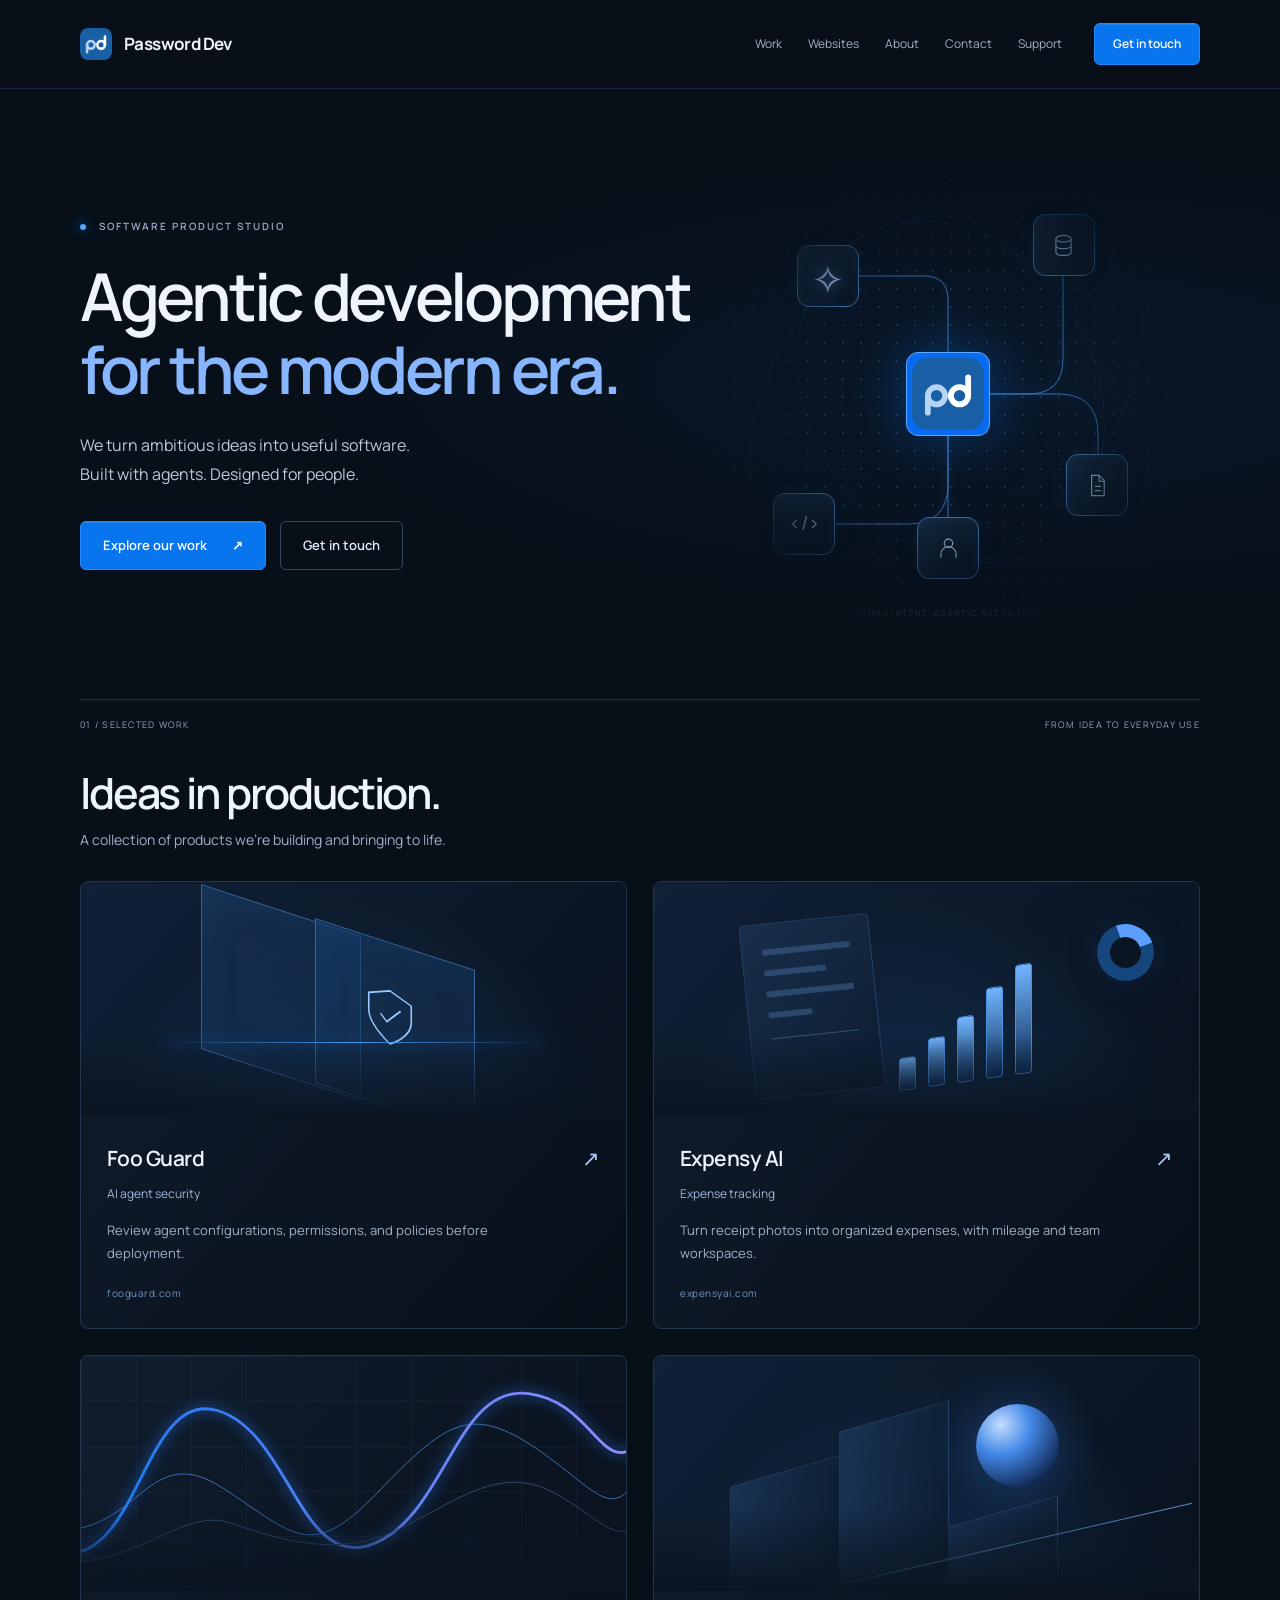
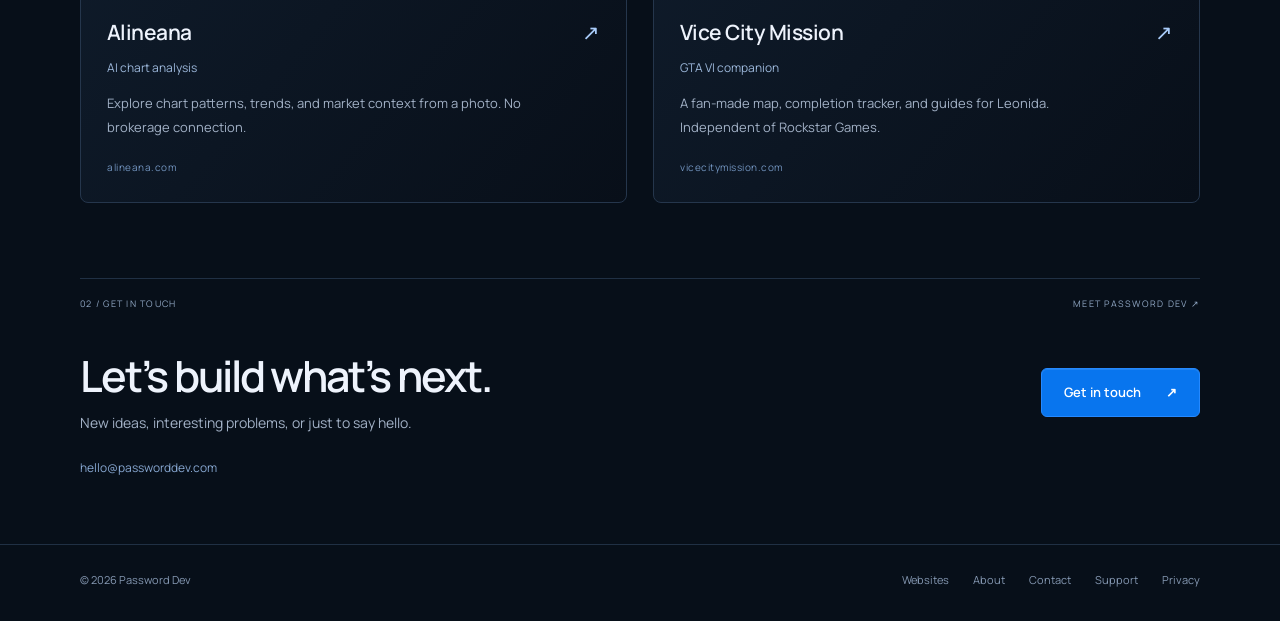
<file: index.html>
<!DOCTYPE html>
<html lang="en">
  <head>
    <meta charset="utf-8" />
    <meta name="viewport" content="width=device-width, initial-scale=1" />
    <title>Password Dev — Agentic development for the modern era</title>
    <meta
      name="description"
      content="Agentic development for the modern era. Password Dev builds useful software with agents, designed for people. Explore our portfolio."
    />
    <link rel="canonical" href="https://passworddev.com/" />
    <meta name="theme-color" content="#070f19" />
    <meta property="og:title" content="Password Dev" />
    <meta
      property="og:description"
      content="Built with agents. Designed for people. Explore the Password Dev product portfolio."
    />
    <meta property="og:url" content="https://passworddev.com/" />
    <meta property="og:type" content="website" />
    <meta property="og:image" content="https://passworddev.com/password-dev-icon-512.png" />
    <link rel="icon" href="favicon.ico" sizes="any" />
    <link rel="icon" href="password-dev-icon.svg" type="image/svg+xml" />
    <link rel="icon" type="image/png" sizes="32x32" href="password-dev-icon-32.png" />
    <link rel="icon" type="image/png" sizes="64x64" href="password-dev-icon-64.png" />
    <link rel="apple-touch-icon" sizes="180x180" href="password-dev-icon-180.png" />
    <link rel="manifest" href="site.webmanifest" />
    <link rel="preconnect" href="https://fonts.googleapis.com" />
    <link rel="preconnect" href="https://fonts.gstatic.com" crossorigin />
    <link
      href="https://fonts.googleapis.com/css2?family=Manrope:wght@400;500;600;700&display=swap"
      rel="stylesheet"
    />
    <link rel="stylesheet" href="styles.css" />
    <script type="application/ld+json">
      {
        "@context": "https://schema.org",
        "@type": "Organization",
        "name": "Password Dev, LLC",
        "alternateName": "Password Dev",
        "url": "https://passworddev.com/",
        "logo": "https://passworddev.com/password-dev-icon-512.png",
        "email": "hello@passworddev.com",
        "foundingDate": "2024-01-05",
        "description": "Password Dev, LLC is a software company in Irvine, California. It publishes Foo Guard, Expensy AI, Alineana, and Vice City Mission.",
        "address": {
          "@type": "PostalAddress",
          "addressLocality": "Irvine",
          "addressRegion": "CA",
          "addressCountry": "US"
        },
        "brand": [
          {
            "@type": "Brand",
            "name": "Foo Guard",
            "url": "https://fooguard.com/"
          },
          {
            "@type": "Brand",
            "name": "Expensy AI",
            "url": "https://expensyai.com/"
          },
          {
            "@type": "Brand",
            "name": "Alineana",
            "url": "https://alineana.com/"
          },
          {
            "@type": "Brand",
            "name": "Vice City Mission",
            "url": "https://vicecitymission.com/"
          }
        ]
      }
    </script>
  </head>
  <body>
    <a class="skip" href="#content">Skip to content</a>
    <header class="site-header">
      <div class="wrap header-inner">
        <a class="brand" href="index.html">
          <img
            class="mark"
            src="password-dev-icon.svg"
            alt=""
            width="30"
            height="30"
          />
          <span>Password Dev</span>
        </a>
        <nav class="nav" aria-label="Primary">
          <a href="index.html#products">Work</a>
          <a href="websites">Websites</a>
          <a href="about.html">About</a>
          <a href="contact.html">Contact</a>
          <a href="support.html">Support</a>
        </nav>
        <a class="header-cta" href="contact.html">Get in touch</a>
      </div>
    </header>

    <main id="content">
      <section class="hero">
        <div class="wrap hero-grid">
          <div class="hero-copy">
            <p class="kicker"><span class="status-dot"></span> Software product studio</p>
            <h1>Agentic development<br /><span>for the modern era.</span></h1>
            <p class="lede">We turn ambitious ideas into useful software.<br class="desktop-break" /> Built with agents. Designed for people.</p>
            <div class="hero-actions">
              <a class="button" href="#products">Explore our work <span aria-hidden="true">↗</span></a>
              <a class="button button-ghost" href="contact.html">Get in touch</a>
            </div>
          </div>
          <div class="agent-art" aria-hidden="true">
            <div class="orbit orbit-one"></div><div class="orbit orbit-two"></div>
            <svg class="connections" viewBox="0 0 480 480" fill="none"><path d="M240 240H320Q355 240 355 205V92M240 240V146Q240 122 216 122H120M240 240H350Q390 240 390 280V330M240 240V330Q240 370 200 370H95M240 240V395"/><circle cx="355" cy="92" r="4"/><circle cx="120" cy="122" r="4"/><circle cx="390" cy="330" r="4"/><circle cx="95" cy="370" r="4"/><circle cx="240" cy="395" r="4"/></svg>
            <div class="node node-core"><img src="password-dev-icon.svg" alt="" /></div>
            <div class="node node-spark">✧</div>
            <div class="node node-data"><svg viewBox="0 0 32 32"><ellipse cx="16" cy="8" rx="9" ry="4"/><path d="M7 8v16c0 5 18 5 18 0V8M7 16c0 5 18 5 18 0"/></svg></div>
            <div class="node node-code">&lt;/&gt;</div>
            <div class="node node-doc"><svg viewBox="0 0 32 32"><path d="M9 4h9l6 6v18H9zM18 4v7h6M13 17h7M13 22h7"/></svg></div>
            <div class="node node-person"><svg viewBox="0 0 32 32"><circle cx="16" cy="11" r="5"/><path d="M7 28v-4a9 9 0 0 1 18 0v4"/></svg></div>
            <span class="art-caption">HUMAN INTENT. AGENTIC EXECUTION.</span>
          </div>
        </div>
      </section>
      <section id="products" class="work-section">
        <div class="wrap">
          <div class="section-rule"><span>01 / SELECTED WORK</span><span>FROM IDEA TO EVERYDAY USE</span></div>
          <div class="section-intro"><h2>Ideas in production.</h2><p>A collection of products we’re building and bringing to life.</p></div>
          <div class="products">
            <a class="work-card" href="https://fooguard.com" target="_blank" rel="noopener noreferrer">
              <div class="product-art security-art" aria-hidden="true"><div class="glass-panel panel-back"></div><div class="glass-panel panel-front"><svg viewBox="0 0 64 64"><path d="M32 7 52 15v16c0 14-20 26-20 26S12 45 12 31V15Z"/><path d="m23 31 6 6 13-14"/></svg></div><div class="scan-line"></div></div>
              <div class="card-body"><div class="card-top"><h3>Foo Guard</h3><span class="card-arrow" aria-hidden="true">↗</span></div><p class="product-kind">AI agent security</p><p class="card-description">Review agent configurations, permissions, and policies before deployment.</p><span class="card-domain">fooguard.com <span class="sr-only">(opens in a new tab)</span></span></div>
            </a>
            <a class="work-card" href="https://expensyai.com" target="_blank" rel="noopener noreferrer">
              <div class="product-art expense-art" aria-hidden="true"><div class="receipt"><i></i><i></i><i></i><i></i><div class="receipt-total"></div></div><div class="bar-chart"><i></i><i></i><i></i><i></i><i></i></div><div class="chart-ring"></div></div>
              <div class="card-body"><div class="card-top"><h3>Expensy AI</h3><span class="card-arrow" aria-hidden="true">↗</span></div><p class="product-kind">Expense tracking</p><p class="card-description">Turn receipt photos into organized expenses, with mileage and team workspaces.</p><span class="card-domain">expensyai.com <span class="sr-only">(opens in a new tab)</span></span></div>
            </a>
            <a class="work-card" href="https://alineana.com" target="_blank" rel="noopener noreferrer">
              <div class="product-art chart-art" aria-hidden="true"><svg viewBox="0 0 560 250" preserveAspectRatio="none"><defs><linearGradient id="wave" x1="0" x2="1"><stop stop-color="#1677ed"/><stop offset="1" stop-color="#9a8bff"/></linearGradient></defs><path class="wave-secondary" d="M-20 185C60 185 70 90 145 140S235 220 305 145 400 50 470 100 550 190 590 90"/><path class="wave-main" d="M-20 210C60 220 65 35 140 58S225 230 300 200 385 30 460 40 535 150 590 75"/><path class="wave-tertiary" d="M-20 220C65 220 105 160 155 178S265 215 325 185 430 115 485 145 550 210 590 165"/></svg></div>
              <div class="card-body"><div class="card-top"><h3>Alineana</h3><span class="card-arrow" aria-hidden="true">↗</span></div><p class="product-kind">AI chart analysis</p><p class="card-description">Explore chart patterns, trends, and market context from a photo. No brokerage connection.</p><span class="card-domain">alineana.com <span class="sr-only">(opens in a new tab)</span></span></div>
            </a>
            <a class="work-card" href="https://vicecitymission.com" target="_blank" rel="noopener noreferrer">
              <div class="product-art mission-art" aria-hidden="true"><div class="city-block block-one"></div><div class="city-block block-two"></div><div class="city-block block-three"></div><div class="mission-orb"></div><div class="map-line"></div></div>
              <div class="card-body"><div class="card-top"><h3>Vice City Mission</h3><span class="card-arrow" aria-hidden="true">↗</span></div><p class="product-kind">GTA VI companion</p><p class="card-description">A fan-made map, completion tracker, and guides for Leonida. Independent of Rockstar Games.</p><span class="card-domain">vicecitymission.com <span class="sr-only">(opens in a new tab)</span></span></div>
            </a>
          </div>
        </div>
      </section>
      <section class="contact-band" id="contact"><div class="wrap"><div class="section-rule"><span>02 / GET IN TOUCH</span><a href="about.html">MEET PASSWORD DEV ↗</a></div><div class="contact-layout"><div><h2>Let’s build what’s next.</h2><p>New ideas, interesting problems, or just to say hello.</p></div><a class="button" href="mailto:hello@passworddev.com">Get in touch <span aria-hidden="true">↗</span></a></div><a class="contact-email" href="mailto:hello@passworddev.com">hello@passworddev.com</a></div></section>
    </main>

    <footer class="site-footer">
      <div class="wrap footer-inner">
        <p>© 2026 Password Dev</p>
        <nav class="footer-links" aria-label="Footer">
          <a href="websites">Websites</a>
          <a href="about.html">About</a>
          <a href="contact.html">Contact</a>
          <a href="support.html">Support</a>
          <a href="privacy.html">Privacy</a>
        </nav>
      </div>
    </footer>
  </body>
</html>
</file>
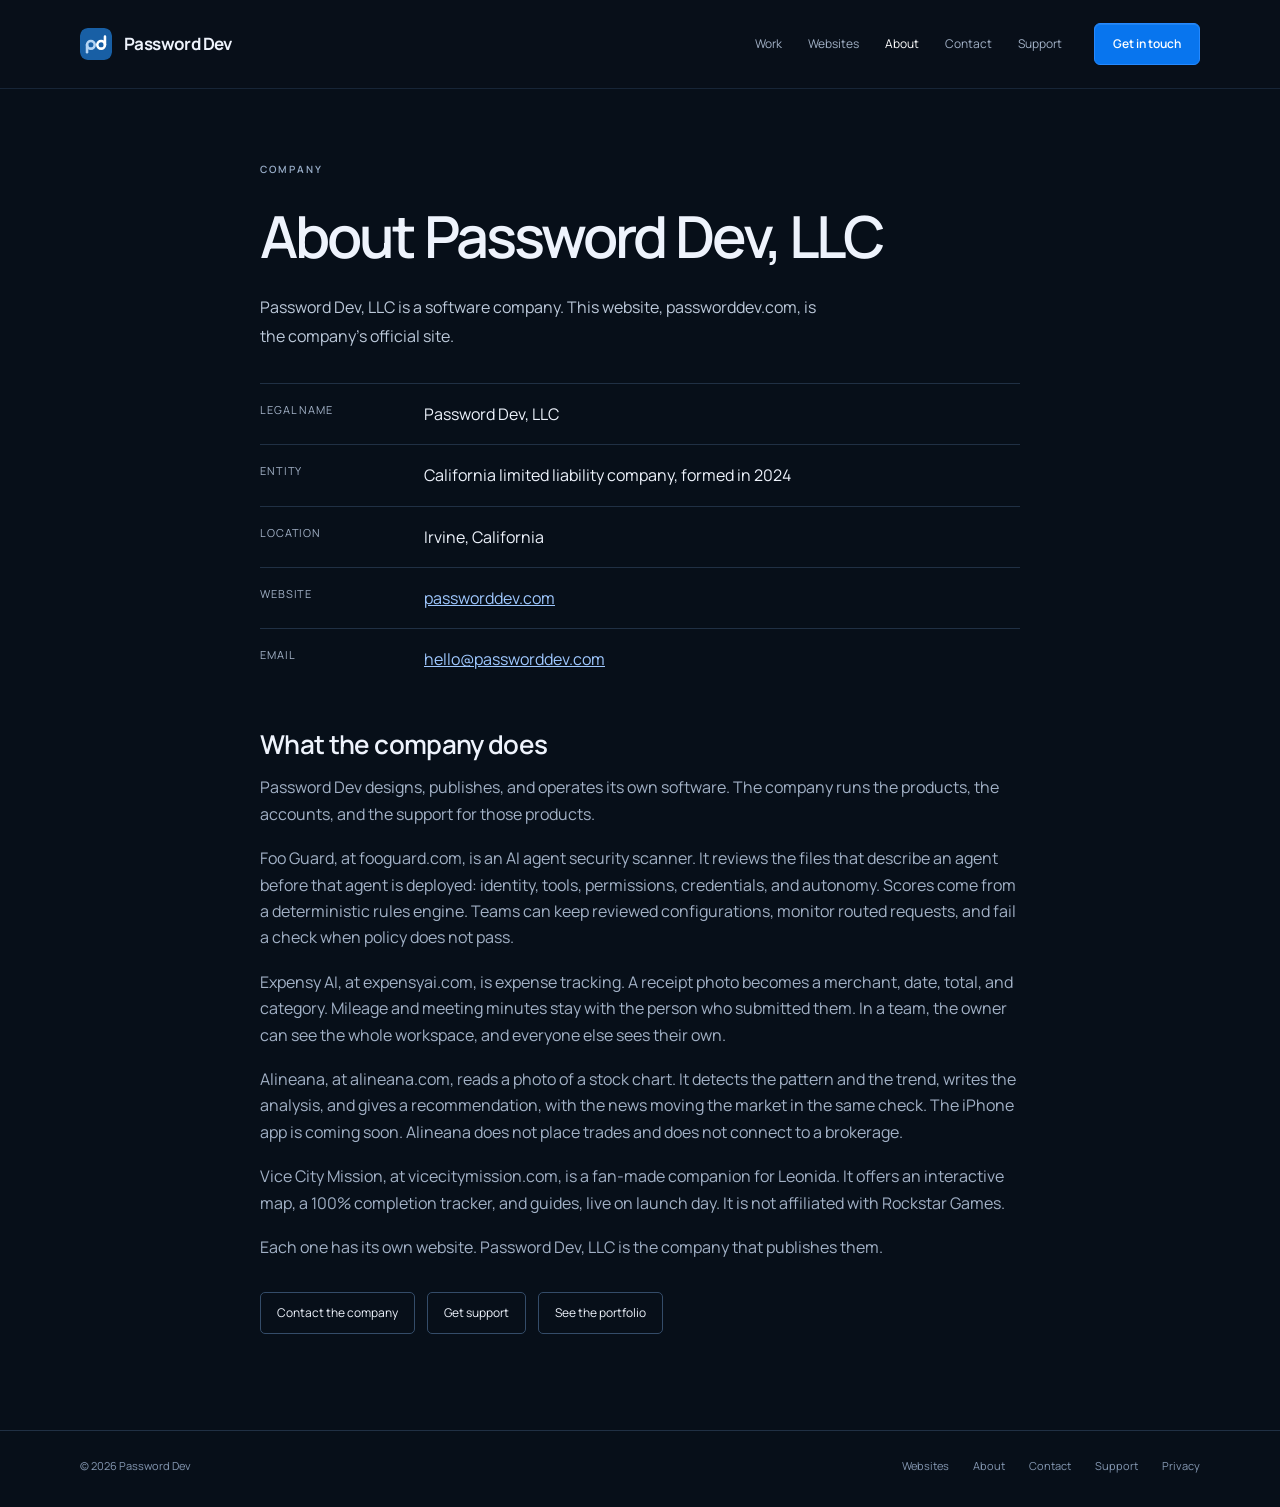
<file: about.html>
<!DOCTYPE html>
<html lang="en">
  <head>
    <meta charset="utf-8" />
    <meta name="viewport" content="width=device-width, initial-scale=1" />
    <title>About Password Dev, LLC</title>
    <meta
      name="description"
      content="Password Dev, LLC is a California software company in Irvine. It publishes Foo Guard, Expensy AI, Alineana, and Vice City Mission."
    />
    <link rel="canonical" href="https://passworddev.com/about.html" />
    <meta name="theme-color" content="#070f19" />
    <link rel="icon" href="favicon.ico" sizes="any" />
    <link rel="icon" href="password-dev-icon.svg" type="image/svg+xml" />
    <link rel="icon" type="image/png" sizes="32x32" href="password-dev-icon-32.png" />
    <link rel="icon" type="image/png" sizes="64x64" href="password-dev-icon-64.png" />
    <link rel="apple-touch-icon" sizes="180x180" href="password-dev-icon-180.png" />
    <link rel="manifest" href="site.webmanifest" />
    <link rel="preconnect" href="https://fonts.googleapis.com" />
    <link rel="preconnect" href="https://fonts.gstatic.com" crossorigin />
    <link
      href="https://fonts.googleapis.com/css2?family=Manrope:wght@400;500;600;700&display=swap"
      rel="stylesheet"
    />
    <link rel="stylesheet" href="styles.css" />
  </head>
  <body>
    <a class="skip" href="#content">Skip to content</a>
    <header class="site-header">
      <div class="wrap header-inner">
        <a class="brand" href="index.html">
          <img
            class="mark"
            src="password-dev-icon.svg"
            alt=""
            width="30"
            height="30"
          />
          <span>Password Dev</span>
        </a>
        <nav class="nav" aria-label="Primary">
          <a href="index.html#products">Work</a>
          <a href="websites">Websites</a>
          <a href="about.html" aria-current="page">About</a>
          <a href="contact.html">Contact</a>
          <a href="support.html">Support</a>
        </nav>
        <a class="header-cta" href="contact.html">Get in touch</a>
      </div>
    </header>

    <main id="content" class="page">
      <div class="wrap prose-page">
        <p class="kicker">Company</p>
        <h1>About Password Dev, LLC</h1>
        <p class="lede">
          Password Dev, LLC is a software company. This website,
          passworddev.com, is the company’s official site.
        </p>
        <dl class="facts">
          <div>
            <dt>Legal name</dt>
            <dd>Password Dev, LLC</dd>
          </div>
          <div>
            <dt>Entity</dt>
            <dd>California limited liability company, formed in 2024</dd>
          </div>
          <div>
            <dt>Location</dt>
            <dd>Irvine, California</dd>
          </div>
          <div>
            <dt>Website</dt>
            <dd><a href="https://passworddev.com">passworddev.com</a></dd>
          </div>
          <div>
            <dt>Email</dt>
            <dd>
              <a href="mailto:hello@passworddev.com">hello@passworddev.com</a>
            </dd>
          </div>
        </dl>
        <div class="prose">
          <h2>What the company does</h2>
          <p>
            Password Dev designs, publishes, and operates its own software.
            The company runs the products, the accounts, and the support for
            those products.
          </p>
          <p>
            Foo Guard, at fooguard.com, is an AI agent security scanner. It
            reviews the files that describe an agent before that agent is
            deployed: identity, tools, permissions, credentials, and autonomy.
            Scores come from a deterministic rules engine. Teams can keep
            reviewed configurations, monitor routed requests, and fail a
            check when policy does not pass.
          </p>
          <p>
            Expensy AI, at expensyai.com, is expense tracking. A receipt photo
            becomes a merchant, date, total, and category. Mileage and meeting
            minutes stay with the person who submitted them. In a team, the
            owner can see the whole workspace, and everyone else sees their
            own.
          </p>
          <p>
            Alineana, at alineana.com, reads a photo of a stock chart. It
            detects the pattern and the trend, writes the analysis, and gives
            a recommendation, with the news moving the market in the same
            check. The iPhone app is coming soon. Alineana does not place
            trades and does not connect to a brokerage.
          </p>
          <p>
            Vice City Mission, at vicecitymission.com, is a fan-made companion
            for Leonida. It offers an interactive map, a 100% completion
            tracker, and guides, live on launch day. It is not affiliated with
            Rockstar Games.
          </p>
          <p>
            Each one has its own website. Password Dev, LLC is the company
            that publishes them.
          </p>
        </div>
        <div class="page-links">
          <a href="contact.html">Contact the company</a>
          <a href="support.html">Get support</a>
          <a href="index.html#products">See the portfolio</a>
        </div>
      </div>
    </main>

    <footer class="site-footer">
      <div class="wrap footer-inner">
        <p>© 2026 Password Dev</p>
        <nav class="footer-links" aria-label="Footer">
          <a href="websites">Websites</a>
          <a href="about.html" aria-current="page">About</a>
          <a href="contact.html">Contact</a>
          <a href="support.html">Support</a>
          <a href="privacy.html">Privacy</a>
        </nav>
      </div>
    </footer>
  </body>
</html>
</file>
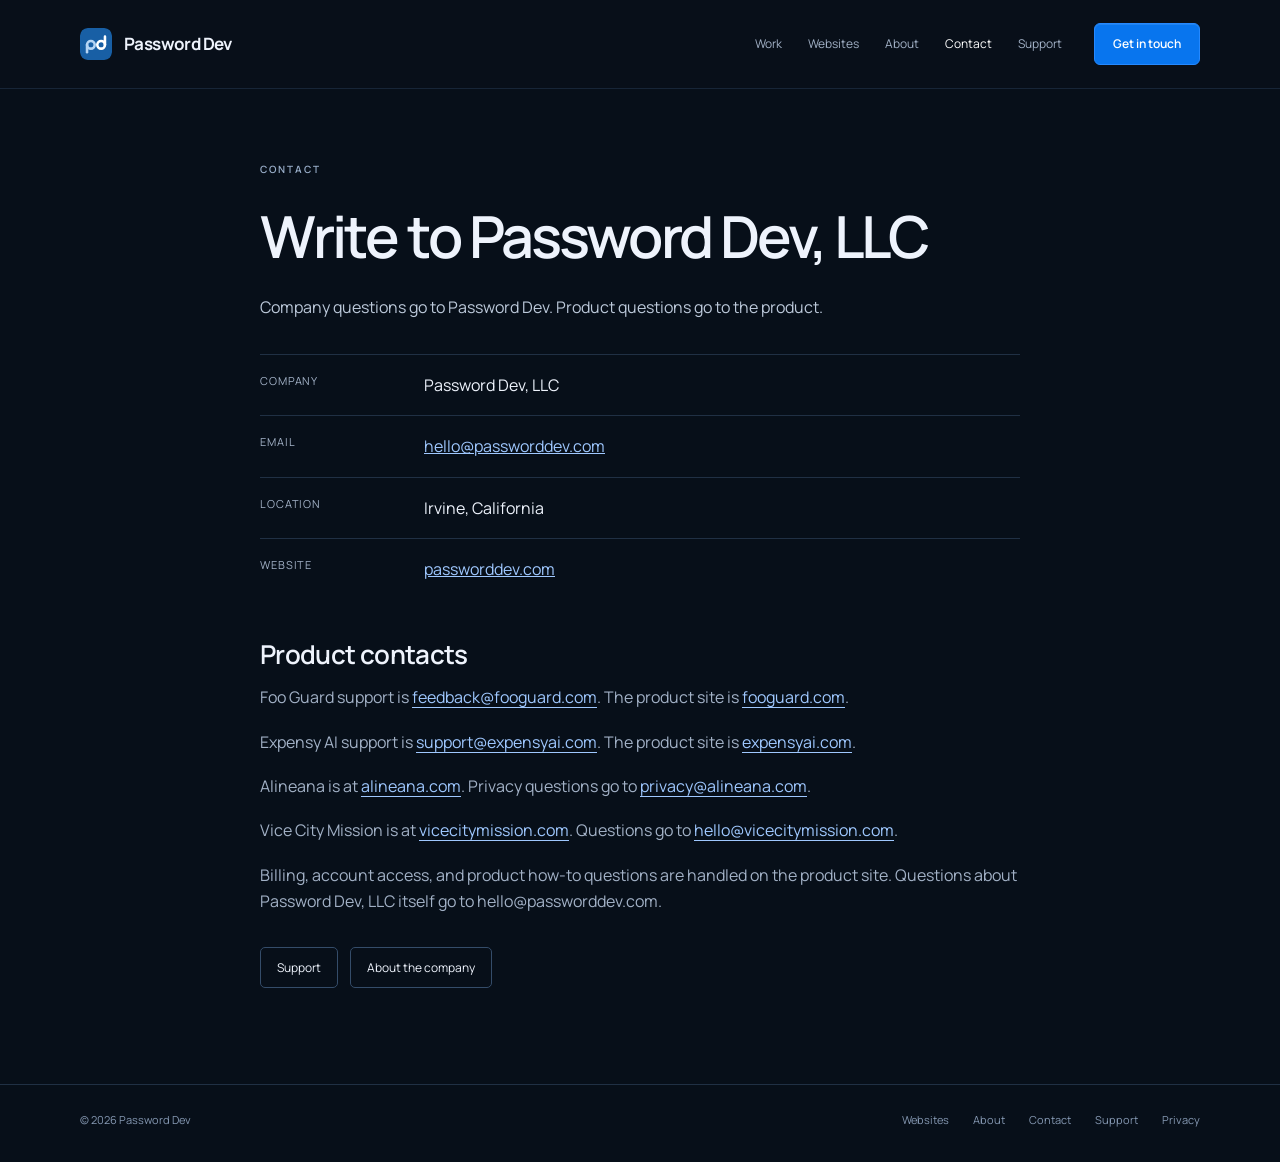
<file: contact.html>
<!DOCTYPE html>
<html lang="en">
  <head>
    <meta charset="utf-8" />
    <meta name="viewport" content="width=device-width, initial-scale=1" />
    <title>Contact Password Dev, LLC</title>
    <meta
      name="description"
      content="Contact Password Dev, LLC at hello@passworddev.com or at its office in Irvine, California."
    />
    <link rel="canonical" href="https://passworddev.com/contact.html" />
    <meta name="theme-color" content="#070f19" />
    <link rel="icon" href="favicon.ico" sizes="any" />
    <link rel="icon" href="password-dev-icon.svg" type="image/svg+xml" />
    <link rel="icon" type="image/png" sizes="32x32" href="password-dev-icon-32.png" />
    <link rel="icon" type="image/png" sizes="64x64" href="password-dev-icon-64.png" />
    <link rel="apple-touch-icon" sizes="180x180" href="password-dev-icon-180.png" />
    <link rel="manifest" href="site.webmanifest" />
    <link rel="preconnect" href="https://fonts.googleapis.com" />
    <link rel="preconnect" href="https://fonts.gstatic.com" crossorigin />
    <link
      href="https://fonts.googleapis.com/css2?family=Manrope:wght@400;500;600;700&display=swap"
      rel="stylesheet"
    />
    <link rel="stylesheet" href="styles.css" />
  </head>
  <body>
    <a class="skip" href="#content">Skip to content</a>
    <header class="site-header">
      <div class="wrap header-inner">
        <a class="brand" href="index.html">
          <img
            class="mark"
            src="password-dev-icon.svg"
            alt=""
            width="30"
            height="30"
          />
          <span>Password Dev</span>
        </a>
        <nav class="nav" aria-label="Primary">
          <a href="index.html#products">Work</a>
          <a href="websites">Websites</a>
          <a href="about.html">About</a>
          <a href="contact.html" aria-current="page">Contact</a>
          <a href="support.html">Support</a>
        </nav>
        <a class="header-cta" href="contact.html" aria-current="page">Get in touch</a>
      </div>
    </header>

    <main id="content" class="page">
      <div class="wrap prose-page">
        <p class="kicker">Contact</p>
        <h1>Write to Password Dev, LLC</h1>
        <p class="lede">
          Company questions go to Password Dev. Product questions go to the
          product.
        </p>
        <dl class="facts">
          <div>
            <dt>Company</dt>
            <dd>Password Dev, LLC</dd>
          </div>
          <div>
            <dt>Email</dt>
            <dd>
              <a href="mailto:hello@passworddev.com">hello@passworddev.com</a>
            </dd>
          </div>
          <div>
            <dt>Location</dt>
            <dd>Irvine, California</dd>
          </div>
          <div>
            <dt>Website</dt>
            <dd><a href="https://passworddev.com">passworddev.com</a></dd>
          </div>
        </dl>
        <div class="prose">
          <h2>Product contacts</h2>
          <p>
            Foo Guard support is
            <a href="mailto:feedback@fooguard.com">feedback@fooguard.com</a>.
            The product site is
            <a href="https://fooguard.com">fooguard.com</a>.
          </p>
          <p>
            Expensy AI support is
            <a href="mailto:support@expensyai.com">support@expensyai.com</a>.
            The product site is
            <a href="https://expensyai.com">expensyai.com</a>.
          </p>
          <p>
            Alineana is at
            <a href="https://alineana.com">alineana.com</a>. Privacy questions
            go to
            <a href="mailto:privacy@alineana.com">privacy@alineana.com</a>.
          </p>
          <p>
            Vice City Mission is at
            <a href="https://vicecitymission.com">vicecitymission.com</a>.
            Questions go to
            <a href="mailto:hello@vicecitymission.com"
              >hello@vicecitymission.com</a
            >.
          </p>
          <p>
            Billing, account access, and product how-to questions are handled
            on the product site. Questions about Password Dev, LLC itself go
            to hello@passworddev.com.
          </p>
        </div>
        <div class="page-links">
          <a href="support.html">Support</a>
          <a href="about.html">About the company</a>
        </div>
      </div>
    </main>

    <footer class="site-footer">
      <div class="wrap footer-inner">
        <p>© 2026 Password Dev</p>
        <nav class="footer-links" aria-label="Footer">
          <a href="websites">Websites</a>
          <a href="about.html">About</a>
          <a href="contact.html" aria-current="page">Contact</a>
          <a href="support.html">Support</a>
          <a href="privacy.html">Privacy</a>
        </nav>
      </div>
    </footer>
  </body>
</html>
</file>
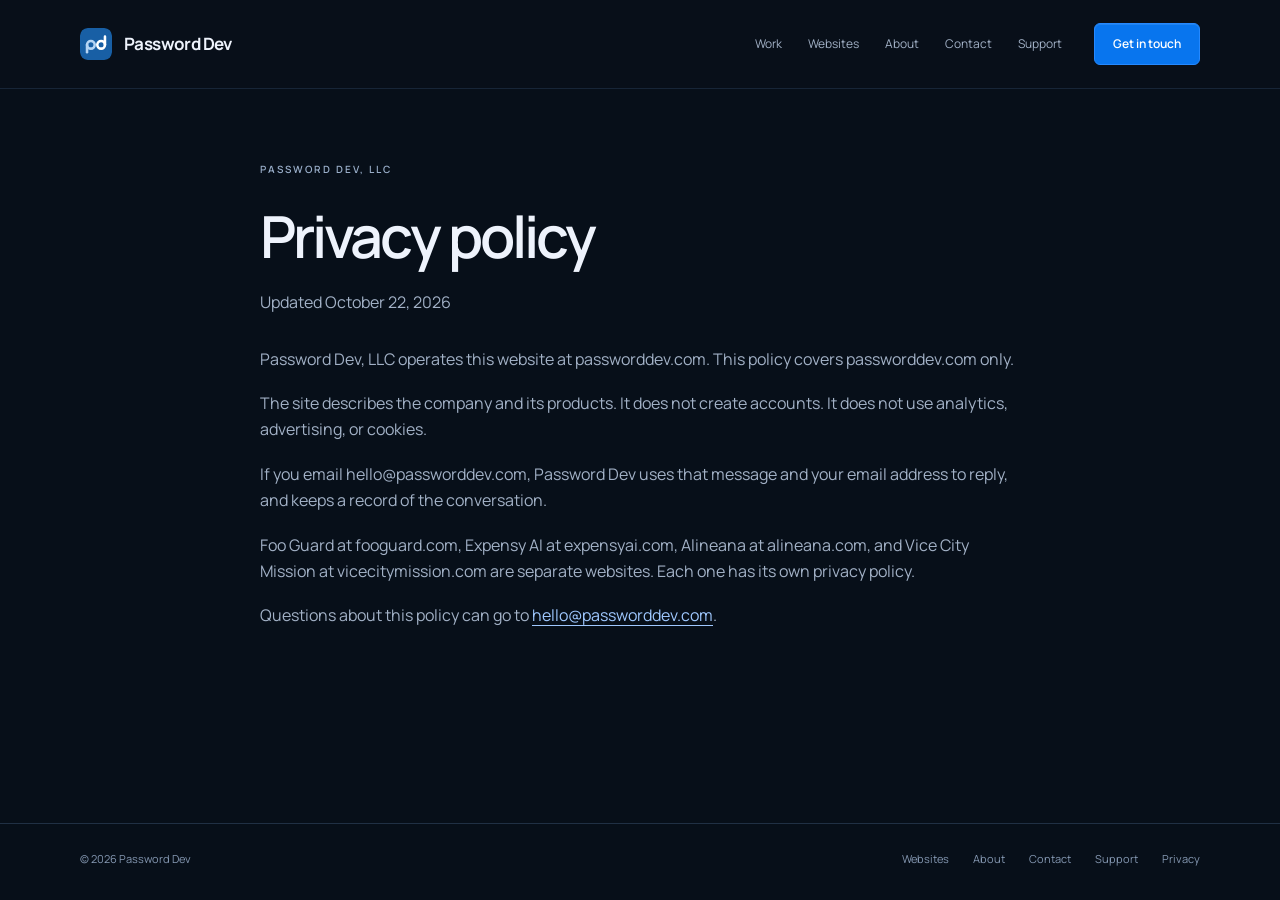
<file: privacy.html>
<!DOCTYPE html>
<html lang="en">
  <head>
    <meta charset="utf-8" />
    <meta name="viewport" content="width=device-width, initial-scale=1" />
    <title>Privacy policy — Password Dev, LLC</title>
    <meta
      name="description"
      content="Privacy policy for the Password Dev, LLC website at passworddev.com."
    />
    <link rel="canonical" href="https://passworddev.com/privacy.html" />
    <meta name="theme-color" content="#070f19" />
    <link rel="icon" href="favicon.ico" sizes="any" />
    <link rel="icon" href="password-dev-icon.svg" type="image/svg+xml" />
    <link rel="icon" type="image/png" sizes="32x32" href="password-dev-icon-32.png" />
    <link rel="icon" type="image/png" sizes="64x64" href="password-dev-icon-64.png" />
    <link rel="apple-touch-icon" sizes="180x180" href="password-dev-icon-180.png" />
    <link rel="manifest" href="site.webmanifest" />
    <link rel="preconnect" href="https://fonts.googleapis.com" />
    <link rel="preconnect" href="https://fonts.gstatic.com" crossorigin />
    <link
      href="https://fonts.googleapis.com/css2?family=Manrope:wght@400;500;600;700&display=swap"
      rel="stylesheet"
    />
    <link rel="stylesheet" href="styles.css" />
  </head>
  <body>
    <a class="skip" href="#content">Skip to content</a>
    <header class="site-header">
      <div class="wrap header-inner">
        <a class="brand" href="index.html">
          <img
            class="mark"
            src="password-dev-icon.svg"
            alt=""
            width="30"
            height="30"
          />
          <span>Password Dev</span>
        </a>
        <nav class="nav" aria-label="Primary">
          <a href="index.html#products">Work</a>
          <a href="websites">Websites</a>
          <a href="about.html">About</a>
          <a href="contact.html">Contact</a>
          <a href="support.html">Support</a>
        </nav>
        <a class="header-cta" href="contact.html">Get in touch</a>
      </div>
    </header>

    <main id="content" class="page">
      <div class="wrap prose-page">
        <p class="kicker">Password Dev, LLC</p>
        <h1>Privacy policy</h1>
        <p class="updated">Updated October 22, 2026</p>
        <div class="prose">
          <p>
            Password Dev, LLC operates this website at passworddev.com. This
            policy covers passworddev.com only.
          </p>
          <p>
            The site describes the company and its products. It does not
            create accounts. It does not use analytics, advertising, or
            cookies.
          </p>
          <p>
            If you email hello@passworddev.com, Password Dev uses that message
            and your email address to reply, and keeps a record of the
            conversation.
          </p>
          <p>
            Foo Guard at fooguard.com, Expensy AI at expensyai.com, Alineana
            at alineana.com, and Vice City Mission at vicecitymission.com
            are separate websites.
            Each one has its own privacy policy.
          </p>
          <p>
            Questions about this policy can go to
            <a href="mailto:hello@passworddev.com">hello@passworddev.com</a>.
          </p>
        </div>
      </div>
    </main>

    <footer class="site-footer">
      <div class="wrap footer-inner">
        <p>© 2026 Password Dev</p>
        <nav class="footer-links" aria-label="Footer">
          <a href="websites">Websites</a>
          <a href="about.html">About</a>
          <a href="contact.html">Contact</a>
          <a href="support.html">Support</a>
          <a href="privacy.html" aria-current="page">Privacy</a>
        </nav>
      </div>
    </footer>
  </body>
</html>
</file>
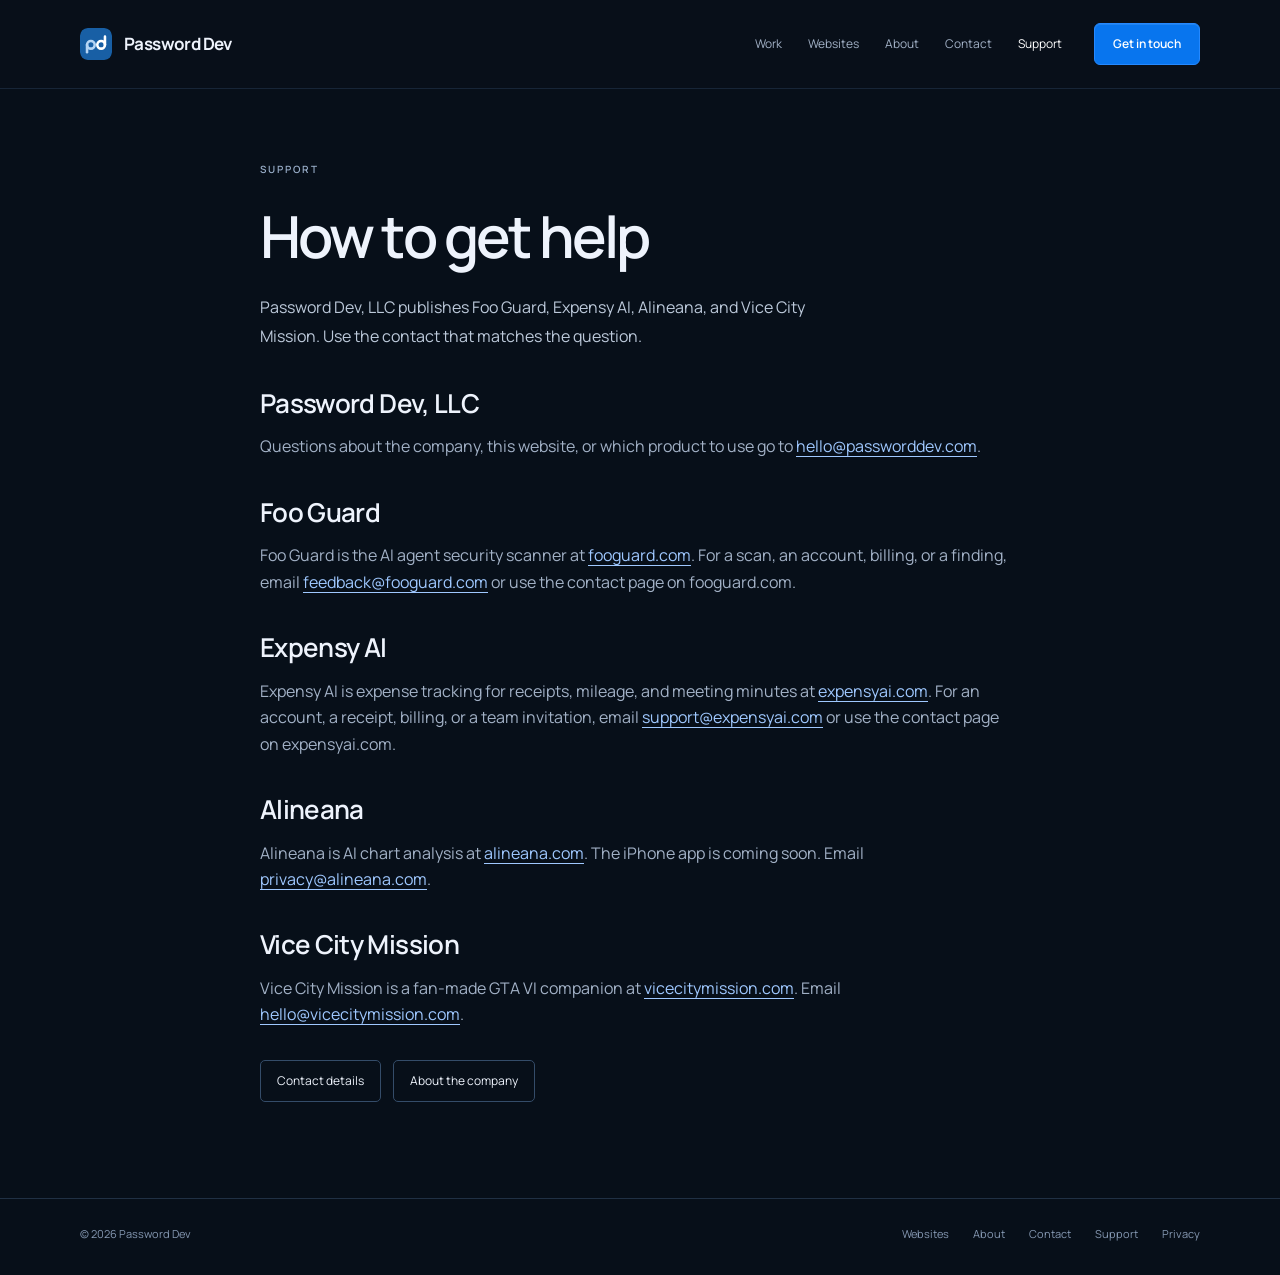
<file: support.html>
<!DOCTYPE html>
<html lang="en">
  <head>
    <meta charset="utf-8" />
    <meta name="viewport" content="width=device-width, initial-scale=1" />
    <title>Support — Password Dev, LLC</title>
    <meta
      name="description"
      content="Support for Password Dev, LLC, Foo Guard, Expensy AI, Alineana, and Vice City Mission."
    />
    <link rel="canonical" href="https://passworddev.com/support.html" />
    <meta name="theme-color" content="#070f19" />
    <link rel="icon" href="favicon.ico" sizes="any" />
    <link rel="icon" href="password-dev-icon.svg" type="image/svg+xml" />
    <link rel="icon" type="image/png" sizes="32x32" href="password-dev-icon-32.png" />
    <link rel="icon" type="image/png" sizes="64x64" href="password-dev-icon-64.png" />
    <link rel="apple-touch-icon" sizes="180x180" href="password-dev-icon-180.png" />
    <link rel="manifest" href="site.webmanifest" />
    <link rel="preconnect" href="https://fonts.googleapis.com" />
    <link rel="preconnect" href="https://fonts.gstatic.com" crossorigin />
    <link
      href="https://fonts.googleapis.com/css2?family=Manrope:wght@400;500;600;700&display=swap"
      rel="stylesheet"
    />
    <link rel="stylesheet" href="styles.css" />
  </head>
  <body>
    <a class="skip" href="#content">Skip to content</a>
    <header class="site-header">
      <div class="wrap header-inner">
        <a class="brand" href="index.html">
          <img
            class="mark"
            src="password-dev-icon.svg"
            alt=""
            width="30"
            height="30"
          />
          <span>Password Dev</span>
        </a>
        <nav class="nav" aria-label="Primary">
          <a href="index.html#products">Work</a>
          <a href="websites">Websites</a>
          <a href="about.html">About</a>
          <a href="contact.html">Contact</a>
          <a href="support.html" aria-current="page">Support</a>
        </nav>
        <a class="header-cta" href="contact.html">Get in touch</a>
      </div>
    </header>

    <main id="content" class="page">
      <div class="wrap prose-page">
        <p class="kicker">Support</p>
        <h1>How to get help</h1>
        <p class="lede">
          Password Dev, LLC publishes Foo Guard, Expensy AI, Alineana, and
          Vice City Mission. Use the contact that matches the question.
        </p>
        <div class="prose">
          <h2>Password Dev, LLC</h2>
          <p>
            Questions about the company, this website, or which product to
            use go to
            <a href="mailto:hello@passworddev.com">hello@passworddev.com</a>.
          </p>
          <h2>Foo Guard</h2>
          <p>
            Foo Guard is the AI agent security scanner at
            <a href="https://fooguard.com">fooguard.com</a>. For a scan, an
            account, billing, or a finding, email
            <a href="mailto:feedback@fooguard.com">feedback@fooguard.com</a>
            or use the contact page on fooguard.com.
          </p>
          <h2>Expensy AI</h2>
          <p>
            Expensy AI is expense tracking for receipts, mileage, and meeting
            minutes at
            <a href="https://expensyai.com">expensyai.com</a>. For an account,
            a receipt, billing, or a team invitation, email
            <a href="mailto:support@expensyai.com">support@expensyai.com</a>
            or use the contact page on expensyai.com.
          </p>
          <h2>Alineana</h2>
          <p>
            Alineana is AI chart analysis at
            <a href="https://alineana.com">alineana.com</a>. The iPhone app is
            coming soon. Email
            <a href="mailto:privacy@alineana.com">privacy@alineana.com</a>.
          </p>
          <h2>Vice City Mission</h2>
          <p>
            Vice City Mission is a fan-made GTA VI companion at
            <a href="https://vicecitymission.com">vicecitymission.com</a>.
            Email
            <a href="mailto:hello@vicecitymission.com"
              >hello@vicecitymission.com</a
            >.
          </p>
        </div>
        <div class="page-links">
          <a href="contact.html">Contact details</a>
          <a href="about.html">About the company</a>
        </div>
      </div>
    </main>

    <footer class="site-footer">
      <div class="wrap footer-inner">
        <p>© 2026 Password Dev</p>
        <nav class="footer-links" aria-label="Footer">
          <a href="websites">Websites</a>
          <a href="about.html">About</a>
          <a href="contact.html">Contact</a>
          <a href="support.html" aria-current="page">Support</a>
          <a href="privacy.html">Privacy</a>
        </nav>
      </div>
    </footer>
  </body>
</html>
</file>
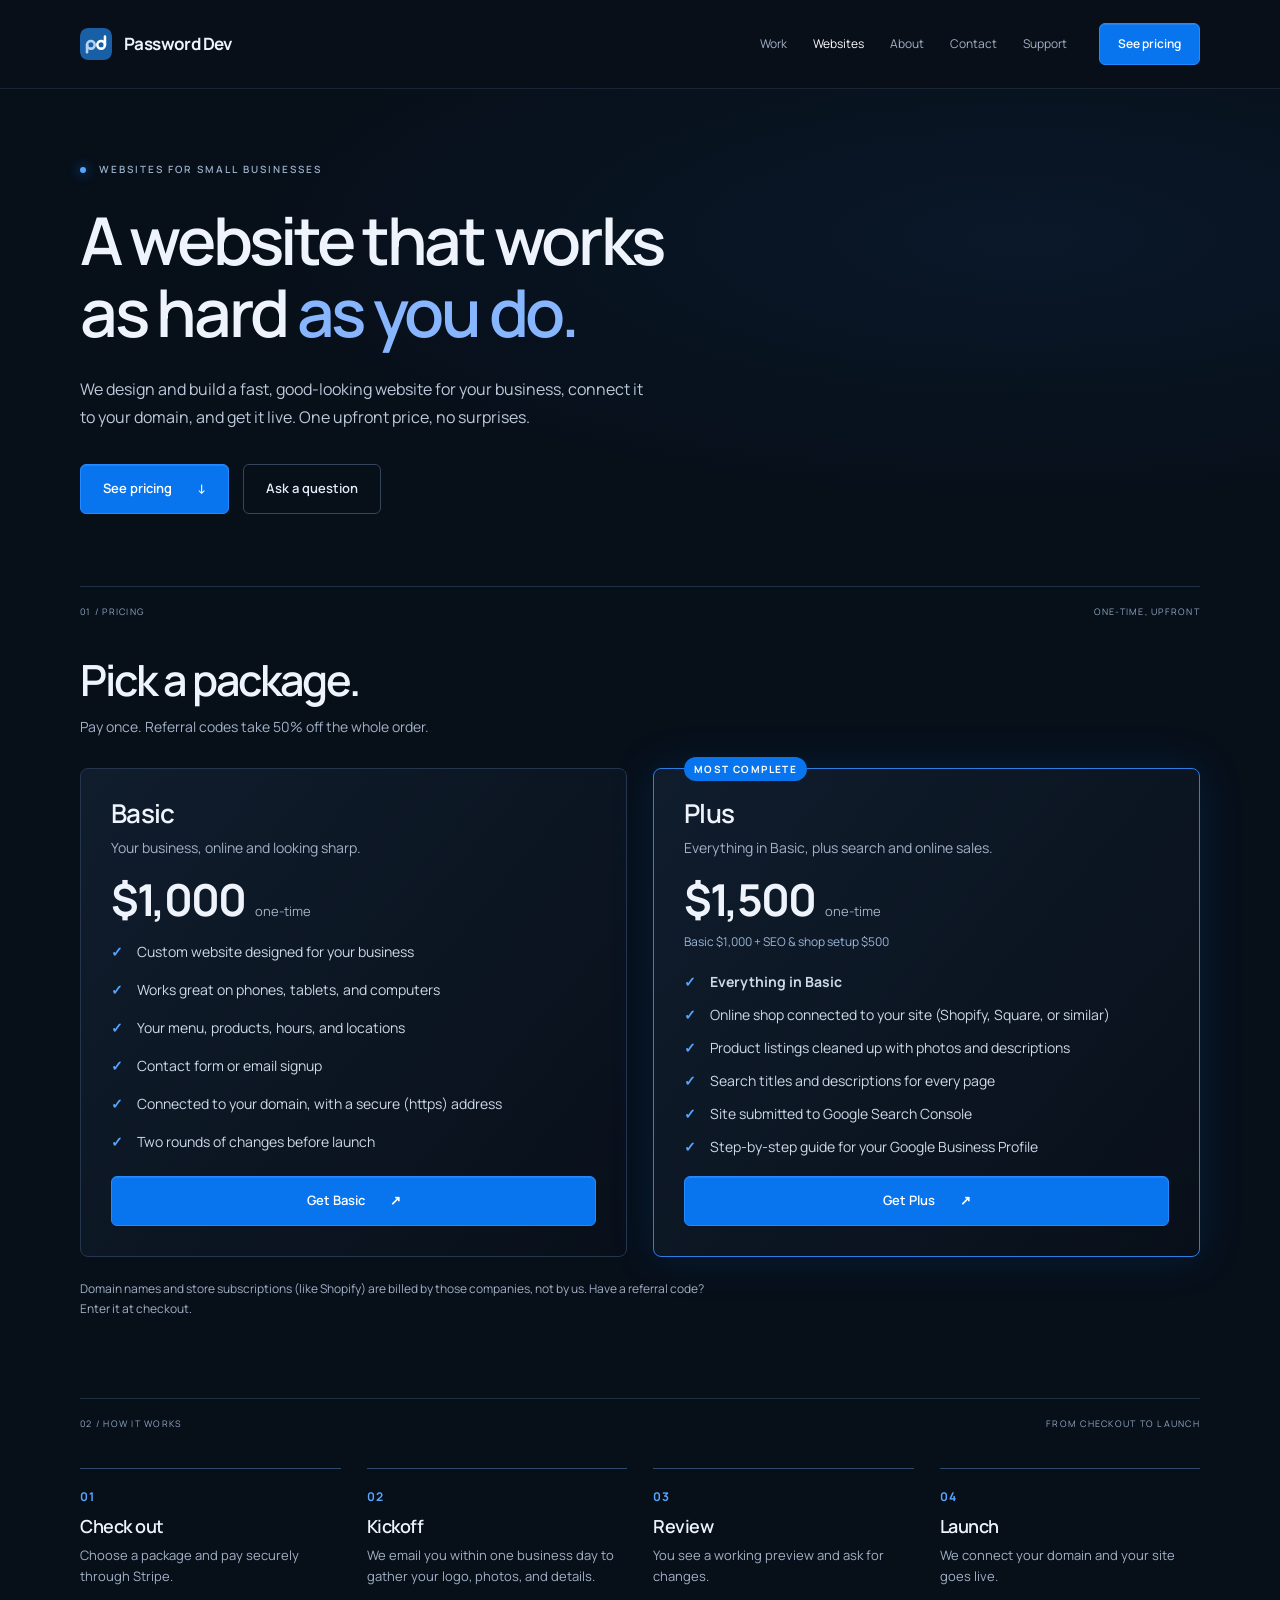
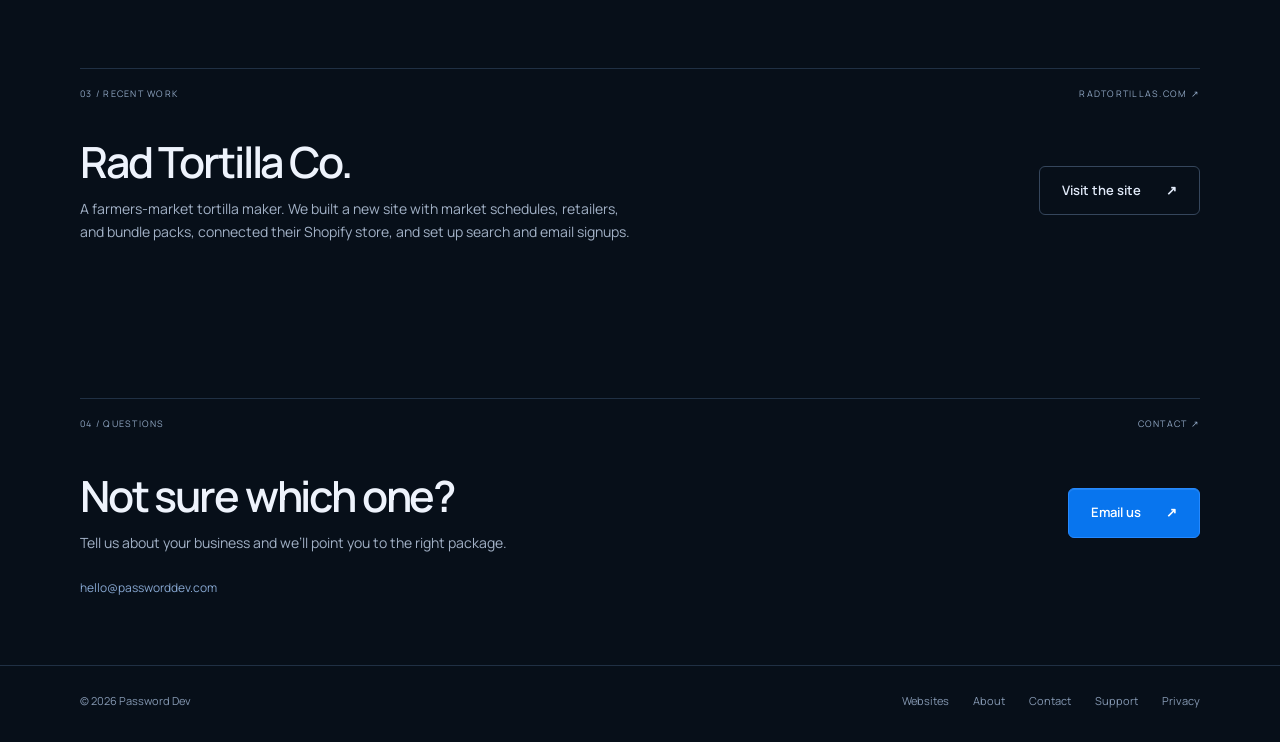
<file: websites.html>
<!DOCTYPE html>
<html lang="en">
  <head>
    <meta charset="utf-8" />
    <meta name="viewport" content="width=device-width, initial-scale=1" />
    <title>Websites for small businesses — Password Dev</title>
    <meta
      name="description"
      content="A custom website for your small business for $1,000, or $1,500 with search and online shop setup. Upfront pricing from Password Dev in Irvine, CA."
    />
    <link rel="canonical" href="https://passworddev.com/websites" />
    <meta name="theme-color" content="#070f19" />
    <meta property="og:title" content="Websites for small businesses — Password Dev" />
    <meta
      property="og:description"
      content="A custom website for $1,000, or $1,500 with search and online shop setup. Upfront pricing."
    />
    <meta property="og:url" content="https://passworddev.com/websites" />
    <meta property="og:type" content="website" />
    <meta property="og:image" content="https://passworddev.com/password-dev-icon-512.png" />
    <link rel="icon" href="favicon.ico" sizes="any" />
    <link rel="icon" href="password-dev-icon.svg" type="image/svg+xml" />
    <link rel="icon" type="image/png" sizes="32x32" href="password-dev-icon-32.png" />
    <link rel="icon" type="image/png" sizes="64x64" href="password-dev-icon-64.png" />
    <link rel="apple-touch-icon" sizes="180x180" href="password-dev-icon-180.png" />
    <link rel="manifest" href="site.webmanifest" />
    <link rel="preconnect" href="https://fonts.googleapis.com" />
    <link rel="preconnect" href="https://fonts.gstatic.com" crossorigin />
    <link
      href="https://fonts.googleapis.com/css2?family=Manrope:wght@400;500;600;700&display=swap"
      rel="stylesheet"
    />
    <link rel="stylesheet" href="styles.css?v=2" />
    <script src="websites.js?v=1" defer></script>
  </head>
  <body>
    <a class="skip" href="#content">Skip to content</a>
    <header class="site-header">
      <div class="wrap header-inner">
        <a class="brand" href="index.html">
          <img class="mark" src="password-dev-icon.svg" alt="" width="30" height="30" />
          <span>Password Dev</span>
        </a>
        <nav class="nav" aria-label="Primary">
          <a href="index.html#products">Work</a>
          <a href="websites" aria-current="page">Websites</a>
          <a href="about.html">About</a>
          <a href="contact.html">Contact</a>
          <a href="support.html">Support</a>
        </nav>
        <a class="header-cta" href="#pricing">See pricing</a>
      </div>
    </header>

    <main id="content">
      <div class="referral-banner" id="referral-banner" hidden>
        <div class="wrap referral-inner">
          <span class="referral-badge">50% off</span>
          <p>
            <strong>Referred by <span id="referral-name"></span>.</strong>
            Your code <code id="referral-code"></code> takes 50% off your whole order at checkout.
          </p>
        </div>
      </div>

      <section class="page sites-hero">
        <div class="wrap">
          <p class="kicker"><span class="status-dot"></span> Websites for small businesses</p>
          <h1>A website that works as hard <span>as you do.</span></h1>
          <p class="lede">
            We design and build a fast, good-looking website for your business,
            connect it to your domain, and get it live. One upfront price, no
            surprises.
          </p>
          <div class="hero-actions">
            <a class="button" href="#pricing">See pricing <span aria-hidden="true">↓</span></a>
            <a class="button button-ghost" href="mailto:hello@passworddev.com?subject=Website%20question">Ask a question</a>
          </div>
        </div>
      </section>

      <section id="pricing" class="pricing-section">
        <div class="wrap">
          <div class="section-rule"><span>01 / PRICING</span><span>ONE-TIME, UPFRONT</span></div>
          <div class="section-intro">
            <h2>Pick a package.</h2>
            <p>Pay once. Referral codes take 50% off the whole order.</p>
          </div>

          <div class="plans">
            <article class="plan">
              <div class="plan-head">
                <h3>Basic</h3>
                <p class="plan-for">Your business, online and looking sharp.</p>
              </div>
              <p class="price">
                <s class="price-was" data-full="1000" hidden></s>
                <span class="price-now" data-full="1000">$1,000</span>
                <span class="price-note">one-time</span>
              </p>
              <ul class="plan-list">
                <li>Custom website designed for your business</li>
                <li>Works great on phones, tablets, and computers</li>
                <li>Your menu, products, hours, and locations</li>
                <li>Contact form or email signup</li>
                <li>Connected to your domain, with a secure (https) address</li>
                <li>Two rounds of changes before launch</li>
              </ul>
              <a class="button plan-button" data-plan="basic" href="#">Get Basic <span aria-hidden="true">↗</span></a>
            </article>

            <article class="plan plan-featured">
              <span class="plan-tag">Most complete</span>
              <div class="plan-head">
                <h3>Plus</h3>
                <p class="plan-for">Everything in Basic, plus search and online sales.</p>
              </div>
              <p class="price">
                <s class="price-was" data-full="1500" hidden></s>
                <span class="price-now" data-full="1500">$1,500</span>
                <span class="price-note">one-time</span>
              </p>
              <p class="plan-math">Basic $1,000 + SEO &amp; shop setup $500</p>
              <ul class="plan-list">
                <li><strong>Everything in Basic</strong></li>
                <li>Online shop connected to your site (Shopify, Square, or similar)</li>
                <li>Product listings cleaned up with photos and descriptions</li>
                <li>Search titles and descriptions for every page</li>
                <li>Site submitted to Google Search Console</li>
                <li>Step-by-step guide for your Google Business Profile</li>
              </ul>
              <a class="button plan-button" data-plan="plus" href="#">Get Plus <span aria-hidden="true">↗</span></a>
            </article>
          </div>

          <p class="fine-print">
            Domain names and store subscriptions (like Shopify) are billed by
            those companies, not by us. Have a referral code? Enter it at
            checkout.
          </p>
        </div>
      </section>

      <section class="steps-section">
        <div class="wrap">
          <div class="section-rule"><span>02 / HOW IT WORKS</span><span>FROM CHECKOUT TO LAUNCH</span></div>
          <ol class="how-steps">
            <li>
              <h3>Check out</h3>
              <p>Choose a package and pay securely through Stripe.</p>
            </li>
            <li>
              <h3>Kickoff</h3>
              <p>We email you within one business day to gather your logo, photos, and details.</p>
            </li>
            <li>
              <h3>Review</h3>
              <p>You see a working preview and ask for changes.</p>
            </li>
            <li>
              <h3>Launch</h3>
              <p>We connect your domain and your site goes live.</p>
            </li>
          </ol>
        </div>
      </section>

      <section class="sample-section">
        <div class="wrap">
          <div class="section-rule"><span>03 / RECENT WORK</span><a href="https://radtortillas.com" target="_blank" rel="noopener noreferrer">RADTORTILLAS.COM ↗</a></div>
          <div class="sample-layout">
            <div>
              <h2>Rad Tortilla Co.</h2>
              <p>
                A farmers-market tortilla maker. We built a new site with market
                schedules, retailers, and bundle packs, connected their Shopify
                store, and set up search and email signups.
              </p>
            </div>
            <a class="button button-ghost" href="https://radtortillas.com" target="_blank" rel="noopener noreferrer">Visit the site <span aria-hidden="true">↗</span><span class="sr-only">(opens in a new tab)</span></a>
          </div>
        </div>
      </section>

      <section class="contact-band">
        <div class="wrap">
          <div class="section-rule"><span>04 / QUESTIONS</span><a href="contact.html">CONTACT ↗</a></div>
          <div class="contact-layout">
            <div>
              <h2>Not sure which one?</h2>
              <p>Tell us about your business and we’ll point you to the right package.</p>
            </div>
            <a class="button" href="mailto:hello@passworddev.com?subject=Website%20question">Email us <span aria-hidden="true">↗</span></a>
          </div>
          <a class="contact-email" href="mailto:hello@passworddev.com">hello@passworddev.com</a>
        </div>
      </section>
    </main>

    <footer class="site-footer">
      <div class="wrap footer-inner">
        <p>© 2026 Password Dev</p>
        <nav class="footer-links" aria-label="Footer">
          <a href="websites">Websites</a>
          <a href="about.html">About</a>
          <a href="contact.html">Contact</a>
          <a href="support.html">Support</a>
          <a href="privacy.html">Privacy</a>
        </nav>
      </div>
    </footer>
  </body>
</html>
</file>
<file: styles.css>
:root {
  --bg:#070f19;
  --navy:#eef3fc;
  --muted:#a2b1c6;
  --line:#203044;
  --soft:#0b1522;
  --blue:#1680ff;
  --sans:"Manrope","Avenir Next","Segoe UI",sans-serif;
  --wrap:min(1120px,calc(100% - 64px))
}
*,:before,:after {
  box-sizing:border-box
}
html {
  scroll-behavior:smooth
}
body {
  margin:0;
  min-height:100vh;
  background:var(--bg);
  color:var(--navy);
  font:400 16px/1.65 var(--sans);
  -webkit-font-smoothing:antialiased;
  display:flex;
  flex-direction:column
}
main {
  flex:1
}
a {
  color:inherit
}
::selection {
  background:#205da4;
  color:white
}
:focus-visible {
  outline:2px solid #81b7ff;
  outline-offset:6px
}
.wrap {
  width:var(--wrap);
  margin-inline:auto
}
.skip {
  position:absolute;
  top:-100px;
  left:16px;
  padding:10px;
  background:var(--blue);
  z-index:50
}
.skip:focus {
  top:10px
}
.sr-only {
  position:absolute;
  width:1px;
  height:1px;
  padding:0;
  margin:-1px;
  overflow:hidden;
  clip:rect(0,0,0,0);
  white-space:nowrap;
  border:0
}
.site-header {
  position:relative;
  z-index:10;
  border-bottom:1px solid #172537;
  background:#080f19
}
.header-inner {
  display:flex;
  align-items:center;
  gap:32px;
  min-height:88px
}
.brand {
  display:inline-flex;
  align-items:center;
  gap:12px;
  font-size:17px;
  font-weight:700;
  text-decoration:none;
  letter-spacing:-.035em;
  white-space:nowrap
}
.mark {
  width:32px;
  height:32px;
  border-radius:8px
}
.nav {
  display:flex;
  gap:26px;
  margin-left:auto
}
.nav a {
  font-size:12px;
  color:var(--muted);
  text-decoration:none
}
.nav a:hover,.nav a[aria-current] {
  color:white
}
.header-cta,.button,.text-link {
  display:inline-flex;
  align-items:center;
  justify-content:center;
  gap:25px;
  border:1px solid #2589ff;
  border-radius:6px;
  background:#0875ee;
  color:white;
  font-size:13px;
  font-weight:600;
  text-decoration:none;
  padding:13px 22px;
  box-shadow:inset 0 1px 0 #ffffff1a;
  transition:background .2s,transform .2s
}
.header-cta {
  padding:10px 18px;
  font-size:12px
}
.button:hover,.header-cta:hover,.text-link:hover {
  background:#2589ff;
  transform:translateY(-2px)
}
.button-ghost {
  background:transparent;
  border-color:#35465c;
  color:#e2ebfa;
  box-shadow:none
}
.button-ghost:hover {
  background:#15263a
}
.hero {
  overflow:hidden;
  background:radial-gradient(ellipse at 79% 48%,#102b4c50,transparent 51%)
}
.hero-grid {
  position:relative;
  display:grid;
  grid-template-columns:1.35fr 1fr;
  align-items:center;
  min-height:610px;
  padding-block:65px
}
.hero-copy {
  position:relative;
  z-index:2
}
.kicker {
  margin:0 0 26px;
  color:#9aafca;
  font-size:10px;
  font-weight:600;
  letter-spacing:.2em;
  text-transform:uppercase
}
.status-dot {
  display:inline-block;
  width:6px;
  height:6px;
  border-radius:50%;
  background:#56a5ff;
  box-shadow:0 0 12px #1680ff;
  margin-right:9px;
  vertical-align:middle
}
h1,h2,h3 {
  line-height:1.1;
  letter-spacing:-.05em
}
h1 {
  font-size:clamp(42px,5.2vw,66px);
  font-weight:600;
  margin:0;
  max-width:770px
}
h1 span {
  color:#87b6ff
}
h2 {
  font-size:clamp(30px,3.5vw,43px);
  font-weight:600;
  margin:0
}
h3 {
  font-size:21px;
  letter-spacing:-.025em;
  margin:0;
  font-weight:600
}
.lede {
  font-size:16px;
  line-height:1.8;
  color:#bcc9da;
  margin:26px 0 0;
  max-width:580px
}
.hero-actions {
  display:flex;
  flex-wrap:wrap;
  gap:14px;
  margin-top:32px
}
.agent-art {
  position:relative;
  aspect-ratio:1;
  width:480px;
  max-width:calc(100% + 30px);
  margin-left:-15px;
  background-image:radial-gradient(#31547770 .8px,transparent .8px);
  background-size:18px 18px;
  mask-image:radial-gradient(ellipse,#000 30%,transparent 74%)
}
.connections {
  position:absolute;
  inset:0;
  width:100%;
  height:100%;
  stroke:#3c73b2;
  stroke-width:1;
  filter:drop-shadow(0 0 5px #1680ff55)
}
.connections circle {
  fill:#91bfff;
  stroke:none
}
.orbit {
  position:absolute;
  border:1px solid #24517a4a;
  border-radius:50%;
  width:75%;
  height:75%;
  left:13%;
  top:12%;
  transform:rotate(-30deg) scaleX(.8)
}
.orbit-two {
  transform:rotate(45deg) scaleX(.7);
  width:95%;
  height:95%;
  left:2%;
  top:2%
}
.node {
  position:absolute;
  display:grid;
  place-items:center;
  border:1px solid #477eb6;
  border-radius:12px;
  width:62px;
  height:62px;
  background:linear-gradient(135deg,#152c47,#09131f);
  box-shadow:inset 0 1px 12px #649aff18,0 0 25px #0875ee15;
  color:#b2d5ff;
  font-size:24px;
  transform:translate(-50%,-50%)
}
.node svg {
  width:27px;
  height:27px;
  fill:none;
  stroke:currentColor;
  stroke-width:1.4
}
.node-core {
  left:50%;
  top:50%;
  width:84px;
  height:84px;
  border-color:#5ca7ff;
  box-shadow:0 0 55px #0875ee60;
  background:#096cf0
}
.node-core img {
  width:72px;
  height:72px
}
.node-spark {
  left:25%;
  top:25.4%;
  font-size:40px;
  text-shadow:0 0 15px #53a1ff
}
.node-data {
  left:74%;
  top:19%
}
.node-code {
  left:20%;
  top:77%;
  font-size:19px
}
.node-doc {
  left:81%;
  top:69%
}
.node-person {
  left:50%;
  top:82%
}
.art-caption {
  position:absolute;
  bottom:3%;
  left:0;
  width:100%;
  text-align:center;
  font-size:8px;
  letter-spacing:.18em;
  color:#7b9ec5
}
.section-rule {
  display:flex;
  justify-content:space-between;
  gap:20px;
  border-top:1px solid var(--line);
  padding-top:18px;
  color:#90a7c4;
  font-size:9px;
  letter-spacing:.14em
}
.section-rule a {
  text-decoration:none
}
.section-intro {
  margin:36px 0 30px
}
.section-intro p {
  color:var(--muted);
  margin:12px 0 0;
  font-size:14px
}
.products {
  display:grid;
  grid-template-columns:1fr 1fr;
  gap:26px
}
.work-card {
  display:block;
  overflow:hidden;
  border:1px solid #25364c;
  border-radius:8px;
  background:linear-gradient(130deg,#101d2d,#080f19);
  text-decoration:none;
  transition:border-color .25s,transform .25s
}
.work-card:hover {
  border-color:#5485bd;
  transform:translateY(-4px)
}
.product-art {
  height:235px;
  position:relative;
  overflow:hidden;
  background:radial-gradient(ellipse at 50% 110%,#14406e90,transparent 65%),linear-gradient(130deg,#102036,#09121e)
}
.product-art:after {
  content:"";
  position:absolute;
  inset:0;
  background:linear-gradient(0deg,#0b1522,transparent 35%);
  pointer-events:none
}
.card-body {
  padding:24px 26px 26px
}
.card-top {
  display:flex;
  justify-content:space-between;
  align-items:center
}
.card-arrow {
  color:#a9ccfa;
  font-size:21px;
  transition:transform .2s
}
.work-card:hover .card-arrow {
  transform:translate(3px,-3px)
}
.product-kind {
  margin:8px 0 0;
  color:#9cb7da;
  font-size:12px
}
.card-description {
  margin:15px 0 0;
  color:var(--muted);
  font-size:13px;
  line-height:1.8;
  max-width:420px
}
.card-domain {
  display:block;
  margin-top:20px;
  color:#7294bf;
  font-size:10px;
  letter-spacing:.05em
}
.glass-panel {
  position:absolute;
  left:32%;
  top:38px;
  width:160px;
  height:165px;
  border:1px solid #609ce780;
  background:linear-gradient(135deg,#2c6bb23d,#23457315);
  transform:skewY(18deg);
  box-shadow:inset 0 0 35px #1b5aa225
}
.panel-back {
  left:22%;
  top:28px
}
.panel-front {
  left:43%;
  top:62px;
  background:linear-gradient(135deg,#153b65aa,#15223688)
}
.panel-front svg {
  position:absolute;
  width:68px;
  left:40px;
  top:40px;
  fill:none;
  stroke:#9bc8ff;
  stroke-width:1.5
}
.scan-line {
  position:absolute;
  height:1px;
  left:15%;
  right:15%;
  top:160px;
  background:linear-gradient(90deg,transparent,#4ba2ff,transparent);
  box-shadow:0 0 14px #1680ff
}
.receipt {
  position:absolute;
  left:17%;
  top:37px;
  width:130px;
  height:175px;
  padding:25px 20px;
  background:linear-gradient(140deg,#25476b70,#0c1b2f);
  border:1px solid #4375a955;
  transform:rotate(-6deg);
  border-radius:5px
}
.receipt i {
  display:block;
  height:6px;
  background:#507cad66;
  border-radius:2px;
  margin-bottom:15px
}
.receipt i:nth-child(2) {
  width:70%
}
.receipt i:nth-child(4) {
  width:50%
}
.receipt-total {
  border-top:1px solid #649bce66;
  margin-top:20px
}
.bar-chart {
  position:absolute;
  left:45%;
  bottom:35px;
  height:110px;
  display:flex;
  align-items:flex-end;
  gap:12px;
  transform:skewY(-8deg)
}
.bar-chart i {
  width:17px;
  border-radius:4px;
  background:linear-gradient(#71b5ff,#095fcb33);
  border:1px solid #4d91e6;
  height:30%
}
.bar-chart i:nth-child(2) {
  height:45%
}
.bar-chart i:nth-child(3) {
  height:60%
}
.bar-chart i:nth-child(4) {
  height:83%
}
.bar-chart i:nth-child(5) {
  height:100%
}
.chart-ring {
  position:absolute;
  width:57px;
  height:57px;
  top:42px;
  right:45px;
  border:13px solid #15467e;
  border-top-color:#5c9fff;
  border-radius:50%;
  transform:rotate(25deg);
  box-shadow:0 0 35px #1453a233
}
.chart-art {
  background-image:linear-gradient(#26446730 1px,transparent 1px),linear-gradient(90deg,#26446730 1px,transparent 1px);
  background-size:55px 45px
}
.chart-art svg {
  position:absolute;
  inset:0;
  width:100%;
  height:100%;
  fill:none
}
.wave-main {
  stroke:url(#wave);
  stroke-width:3;
  filter:drop-shadow(0 0 7px #287fff)
}
.wave-secondary {
  stroke:#3b72b7;
  stroke-width:1
}
.wave-tertiary {
  stroke:#304b6c;
  stroke-width:1
}
.city-block {
  position:absolute;
  width:110px;
  height:150px;
  bottom:0;
  background:linear-gradient(100deg,#1d3c60aa,#0c1d30);
  border:1px solid #3d679455;
  transform:skewY(-16deg)
}
.block-one {
  left:14%;
  height:120px
}
.block-two {
  left:34%;
  height:175px
}
.block-three {
  left:54%;
  height:80px
}
.mission-orb {
  position:absolute;
  left:59%;
  top:48px;
  width:83px;
  height:83px;
  border-radius:50%;
  background:radial-gradient(circle at 30% 25%,#c4ddff,#4388e7 35%,#122955 78%);
  box-shadow:0 0 50px #468bff55
}
.map-line {
  position:absolute;
  bottom:26px;
  left:0;
  width:100%;
  height:1px;
  background:#5688c5;
  transform:rotate(-13deg)
}
.contact-band {
  padding:75px 0 65px
}
.contact-layout {
  display:flex;
  justify-content:space-between;
  align-items:center;
  gap:32px;
  margin-top:40px
}
.contact-layout p {
  color:var(--muted);
  font-size:14px;
  margin:12px 0 0
}
.contact-email {
  display:inline-block;
  margin-top:24px;
  font-size:12px;
  color:#87a7d1;
  text-decoration:none
}
.contact-email:hover {
  text-decoration:underline
}
.site-footer {
  border-top:1px solid var(--line);
  padding:26px 0 32px;
  color:#8598b2;
  font-size:11px
}
.footer-inner {
  display:flex;
  justify-content:space-between;
  gap:20px;
  flex-wrap:wrap
}
.site-footer p {
  margin:0
}
.footer-links {
  display:flex;
  gap:24px
}
.footer-links a {
  text-decoration:none
}
.footer-links a:hover {
  color:white
}
.page {
  padding:72px 0 96px
}
.prose-page {
  max-width:760px
}
.prose-page h1 {
  font-size:clamp(36px,5vw,58px);
  max-width:20ch
}
.prose h2 {
  font-size:26px;
  margin:38px 0 16px;
  letter-spacing:-.025em
}
.prose p {
  margin:0 0 18px;
  color:var(--muted)
}
.prose a {
  color:#9fc8ff;
  text-underline-offset:4px;
  overflow-wrap:anywhere
}
.facts {
  margin:32px 0 40px
}
.facts div {
  display:grid;
  grid-template-columns:140px 1fr;
  gap:24px;
  padding:17px 0;
  border-top:1px solid var(--line)
}
.facts dt {
  font-size:11px;
  color:var(--muted);
  letter-spacing:.08em;
  text-transform:uppercase
}
.facts dd {
  margin:0;
  overflow-wrap:anywhere
}
.facts a {
  color:#9fc8ff
}
.page-links {
  display:flex;
  flex-wrap:wrap;
  gap:12px;
  margin-top:32px
}
.page-links a {
  padding:10px 16px;
  border:1px solid #344c69;
  border-radius:5px;
  text-decoration:none;
  font-size:12px
}
.page-links a:hover {
  background:#14253b
}
.updated {
  color:var(--muted);
  margin:22px 0 30px
}
#products,#contact {
  scroll-margin-top:25px
}
@media(min-width:1350px) {
  .hero-grid {
    min-height:660px
  }
}
@media(max-width:900px) {
  .hero-grid {
    grid-template-columns:1.4fr 1fr;
    min-height:530px
  }
  .agent-art {
    width:390px;
    max-width:140%;
    margin-left:-35px;
    opacity:.85
  }
  h1 {
    font-size:46px
  }
  .header-inner {
    gap:22px
  }
  .nav {
    gap:18px
  }
  .nav a[href="support.html"] {
    display:none
  }
  .product-art {
    height:210px
  }
  .chart-ring {
    right:20px
  }
  .bar-chart {
    gap:8px
  }
}
@media(max-width:640px) {
  :root {
    --wrap:calc(100% - 40px)
  }
  .header-inner {
    min-height:76px;
    gap:16px;
    flex-wrap:wrap;
    padding-block:18px
  }
  .brand {
    font-size:15px;
    gap:8px
  }
  .mark {
    width:28px;
    height:28px
  }
  .nav {
    gap:18px
  }
  .nav a {
    font-size:11px
  }
  .nav a[href="contact.html"] {
    display:none
  }
  .header-cta {
    display:none
  }
  .hero-grid {
    grid-template-columns:1fr;
    padding:58px 0 20px;
    min-height:0
  }
  .kicker {
    font-size:9px;
    margin-bottom:22px
  }
  h1 {
    font-size:clamp(37px,9vw,54px)
  }
  .lede {
    font-size:14px;
    margin-top:22px
  }
  .button {
    font-size:12px;
    padding:12px 17px;
    gap:20px
  }
  .hero-actions {
    gap:10px;
    margin-top:27px
  }
  .agent-art {
    width:330px;
    max-width:100%;
    margin:-6px auto -5px;
    opacity:1
  }
  .section-rule {
    font-size:8px;
    letter-spacing:.09em;
    gap:10px
  }
  .section-rule>span:last-child {
    max-width:130px;
    text-align:right
  }
  .section-intro {
    margin-top:28px
  }
  .section-intro p {
    font-size:13px
  }
  .products {
    grid-template-columns:1fr;
    gap:20px
  }
  .product-art {
    height:220px
  }
  .card-body {
    padding:23px
  }
  .contact-band {
    padding:55px 0 45px
  }
  .contact-layout {
    align-items:flex-start;
    flex-direction:column;
    gap:22px;
    margin-top:32px
  }
  .contact-layout h2 {
    font-size:32px
  }
  .contact-layout p {
    font-size:13px
  }
  .footer-links {
    gap:18px
  }
  .site-footer {
    padding-block:25px
  }
  .footer-inner {
    gap:16px
  }
  .page {
    padding-top:48px
  }
  .facts div {
    grid-template-columns:1fr;
    gap:5px
  }
  .prose-page h1 {
    font-size:38px
  }
  .prose p {
    font-size:15px
  }
  .desktop-break {
    display:none
  }
}
@media(prefers-reduced-motion:reduce) {
  html {
    scroll-behavior:auto
  }
  *,*:before,*:after {
    transition:none!important
  }
}
.referral-banner {
  background:linear-gradient(90deg,#0b3a78,#0a2550);
  border-bottom:1px solid #2a65ad
}
.referral-inner {
  display:flex;
  align-items:center;
  gap:16px;
  padding-block:14px
}
.referral-inner p {
  margin:0;
  font-size:14px;
  color:#dce8fb
}
.referral-inner code {
  font:600 13px ui-monospace,SFMono-Regular,Menlo,monospace;
  background:#ffffff1f;
  padding:2px 7px;
  border-radius:4px;
  color:white
}
.referral-badge {
  flex:none;
  font-size:11px;
  font-weight:700;
  letter-spacing:.08em;
  text-transform:uppercase;
  background:#56a5ff;
  color:#06111f;
  padding:5px 10px;
  border-radius:999px
}
.sites-hero {
  padding-bottom:72px;
  background:radial-gradient(ellipse at 80% 30%,#102b4c50,transparent 55%)
}
.sites-hero h1 {
  max-width:820px;
  text-wrap:balance
}
.pricing-section,.steps-section,.sample-section {
  padding:0 0 80px
}
.plans {
  display:grid;
  grid-template-columns:1fr 1fr;
  gap:26px
}
.plan {
  position:relative;
  display:flex;
  flex-direction:column;
  gap:18px;
  border:1px solid #25364c;
  border-radius:8px;
  padding:30px;
  background:linear-gradient(130deg,#101d2d,#080f19)
}
.plan-featured {
  border-color:#2f7de0;
  box-shadow:0 0 45px #0875ee26
}
.plan-tag {
  position:absolute;
  top:-12px;
  left:30px;
  font-size:10px;
  font-weight:700;
  letter-spacing:.14em;
  text-transform:uppercase;
  background:#0875ee;
  color:white;
  padding:4px 10px;
  border-radius:999px
}
.plan h3 {
  font-size:26px
}
.plan-for {
  margin:8px 0 0;
  color:var(--muted);
  font-size:14px
}
.price {
  display:flex;
  align-items:baseline;
  flex-wrap:wrap;
  gap:10px;
  margin:0
}
.price-now {
  font-size:44px;
  font-weight:700;
  letter-spacing:-.04em;
  line-height:1
}
.price-was {
  font-size:20px;
  color:#7f93ad
}
.price-note {
  color:var(--muted);
  font-size:13px
}
.plan-math {
  margin:-8px 0 0;
  color:#9cb7da;
  font-size:12px
}
.plan-list {
  list-style:none;
  margin:0;
  padding:0;
  display:grid;
  gap:10px;
  flex:1
}
.plan-list li {
  position:relative;
  padding-left:26px;
  font-size:14px;
  color:#cdd8e8
}
.plan-list li:before {
  content:"✓";
  position:absolute;
  left:0;
  color:#56a5ff;
  font-weight:700
}
.plan-button {
  align-self:stretch
}
.fine-print {
  margin:22px 0 0;
  color:var(--muted);
  font-size:12px;
  max-width:640px
}
.how-steps {
  list-style:none;
  counter-reset:step;
  margin:36px 0 0;
  padding:0;
  display:grid;
  grid-template-columns:repeat(4,1fr);
  gap:26px
}
.how-steps li {
  counter-increment:step;
  border-top:1px solid #2f4a6a;
  padding-top:18px
}
.how-steps li:before {
  content:"0" counter(step);
  display:block;
  color:#56a5ff;
  font-size:12px;
  font-weight:700;
  letter-spacing:.1em;
  margin-bottom:10px
}
.how-steps h3 {
  font-size:18px
}
.how-steps p {
  margin:8px 0 0;
  color:var(--muted);
  font-size:13px
}
.sample-layout {
  display:flex;
  justify-content:space-between;
  align-items:center;
  gap:32px;
  margin-top:36px
}
.sample-layout p {
  margin:12px 0 0;
  color:var(--muted);
  font-size:14px;
  max-width:560px
}
#pricing {
  scroll-margin-top:25px
}
@media(max-width:900px) {
  .how-steps {
    grid-template-columns:1fr 1fr
  }
}
@media(max-width:640px) {
  .plans {
    grid-template-columns:1fr;
    gap:30px
  }
  .plan {
    padding:26px 22px
  }
  .price-now {
    font-size:38px
  }
  .how-steps {
    grid-template-columns:1fr;
    gap:20px
  }
  .sample-layout {
    flex-direction:column;
    align-items:flex-start;
    gap:22px
  }
  .referral-inner {
    align-items:flex-start;
    flex-direction:column;
    gap:8px
  }
  .nav a[href="about.html"] {
    display:none
  }
  .pricing-section,.steps-section,.sample-section {
    padding-bottom:56px
  }
}
</file>
